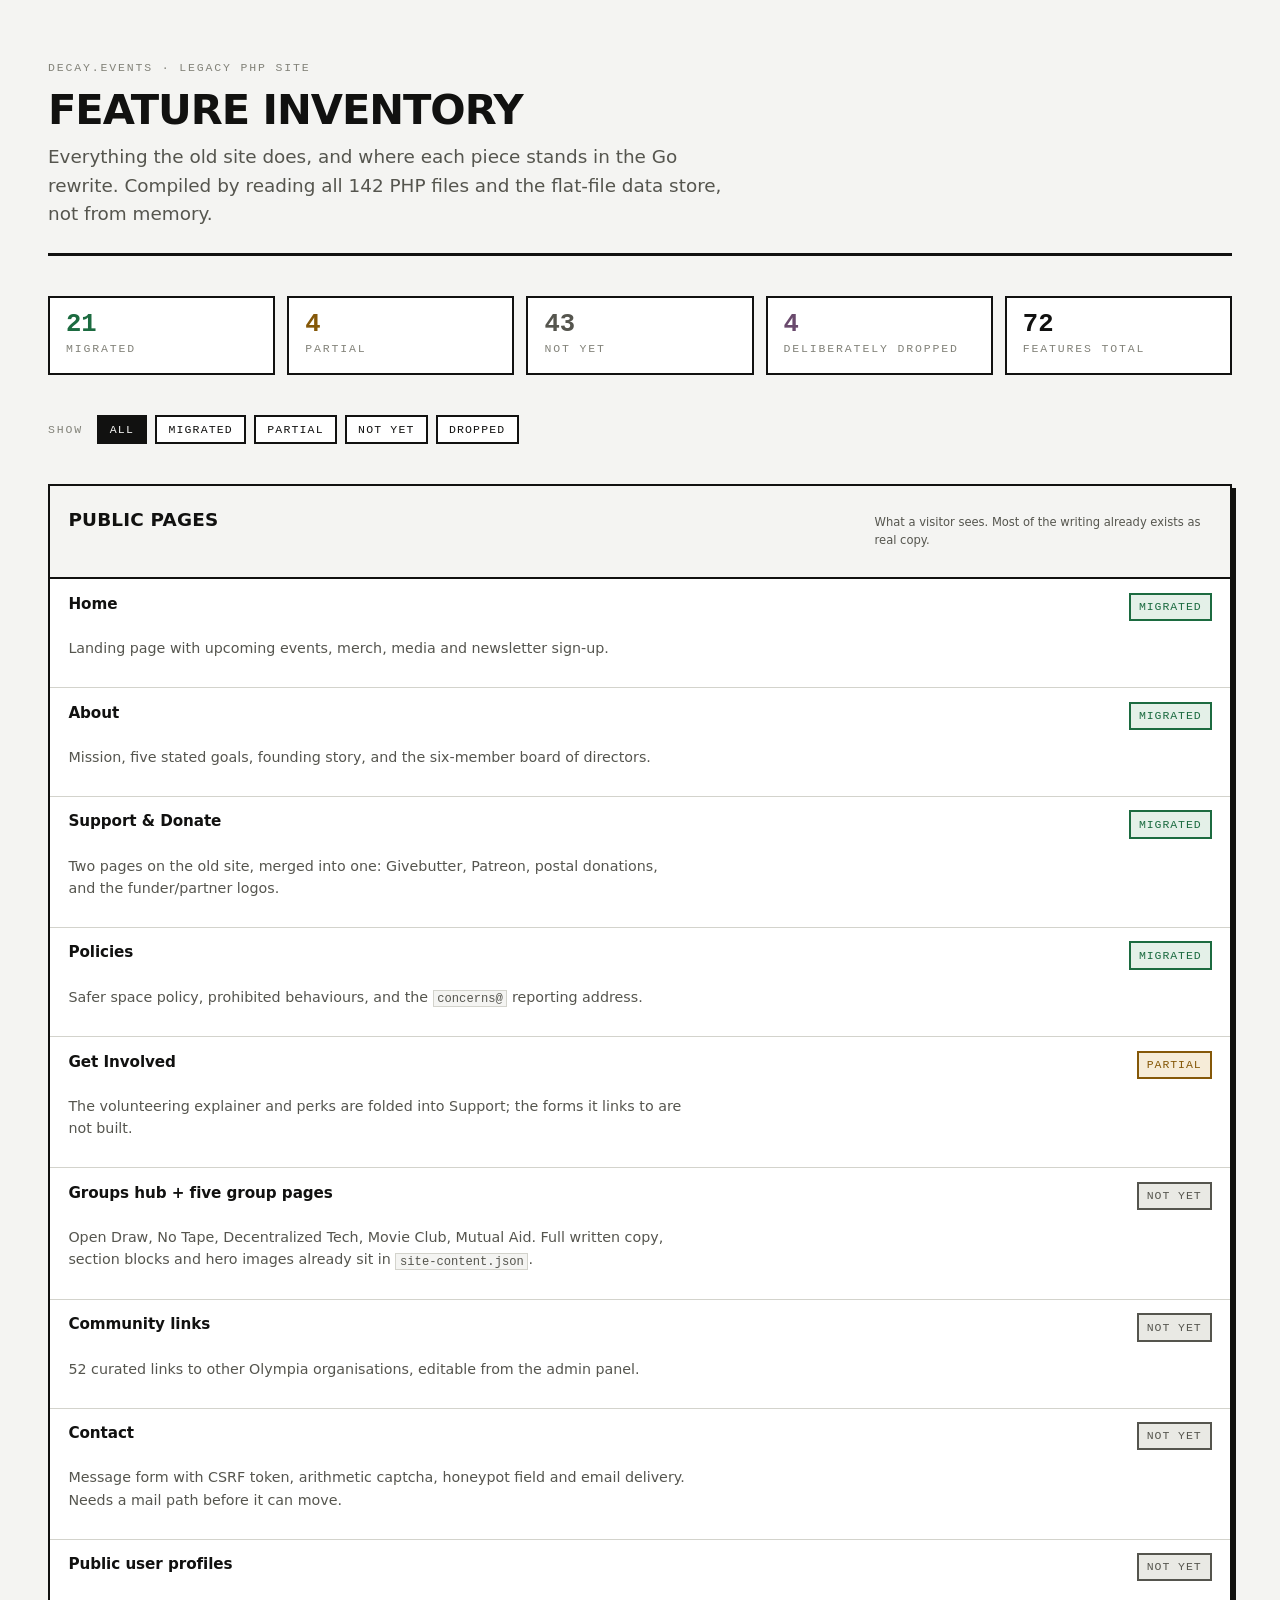
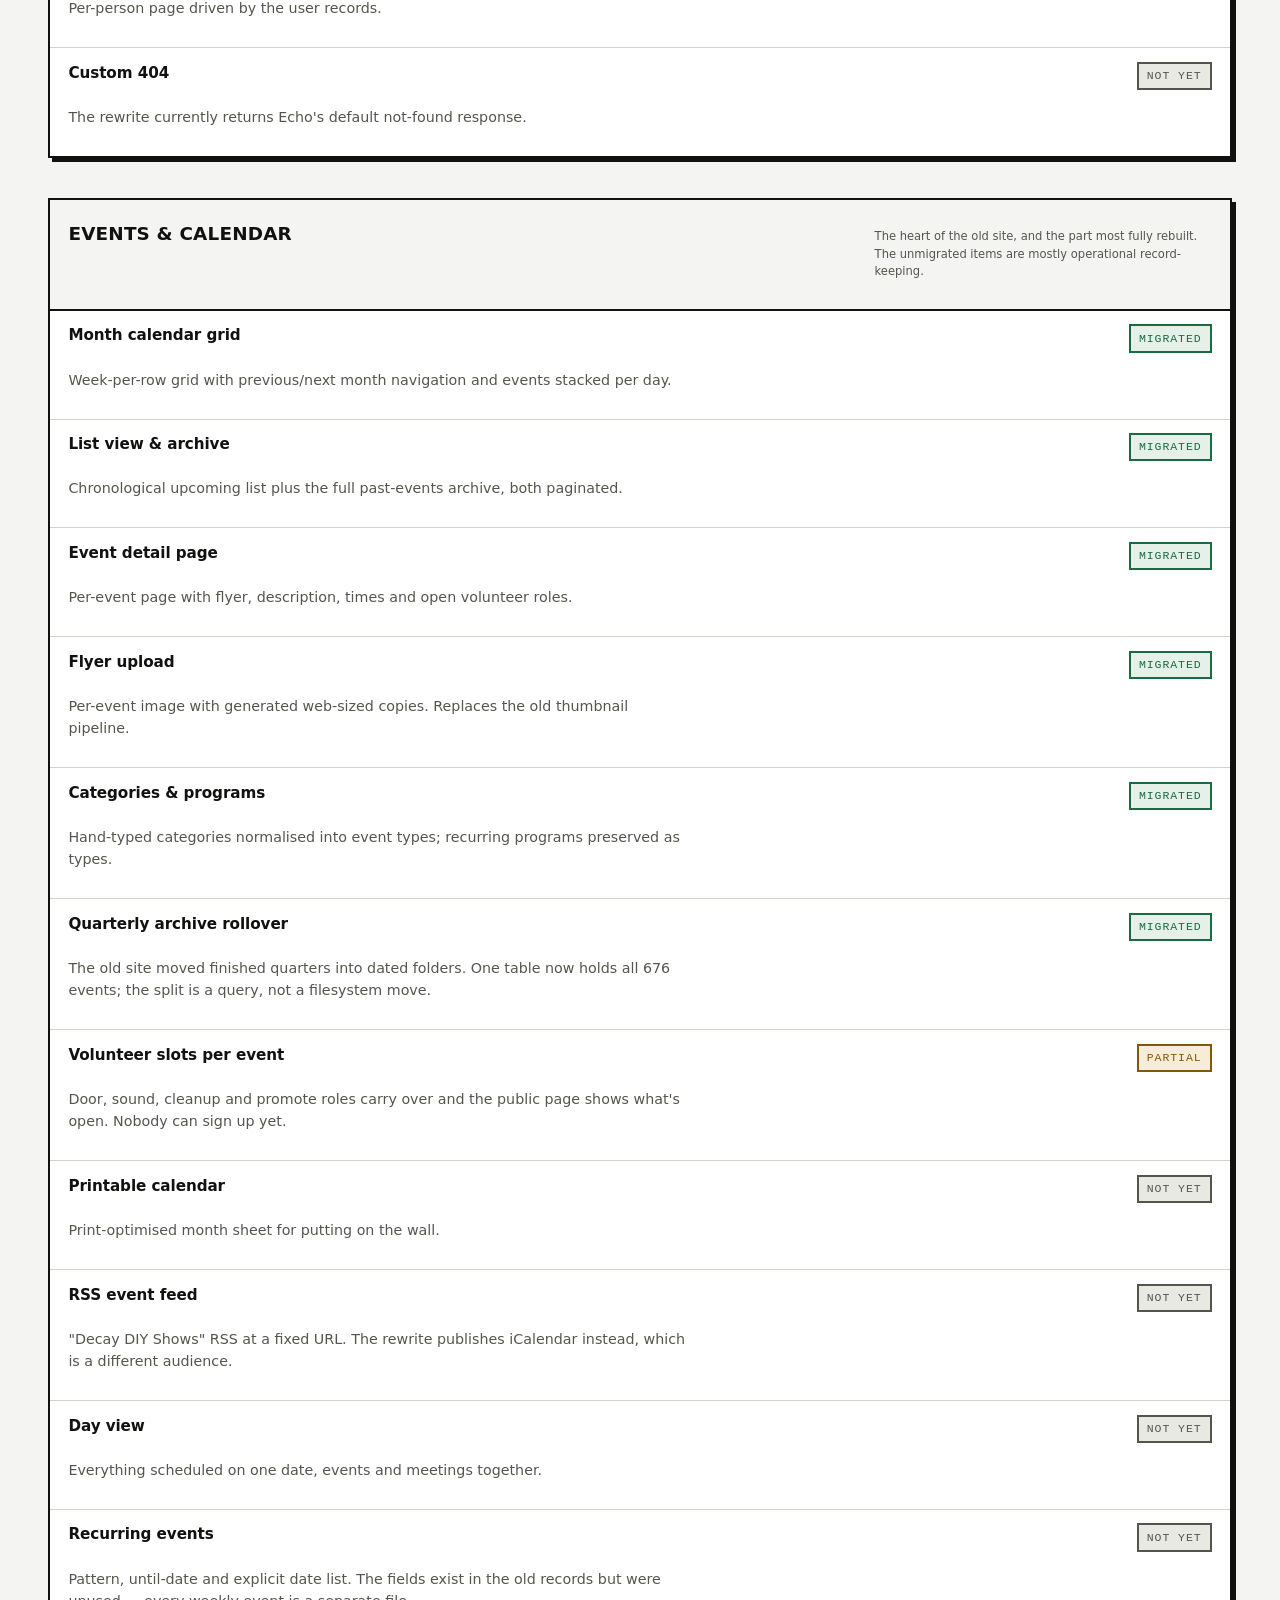
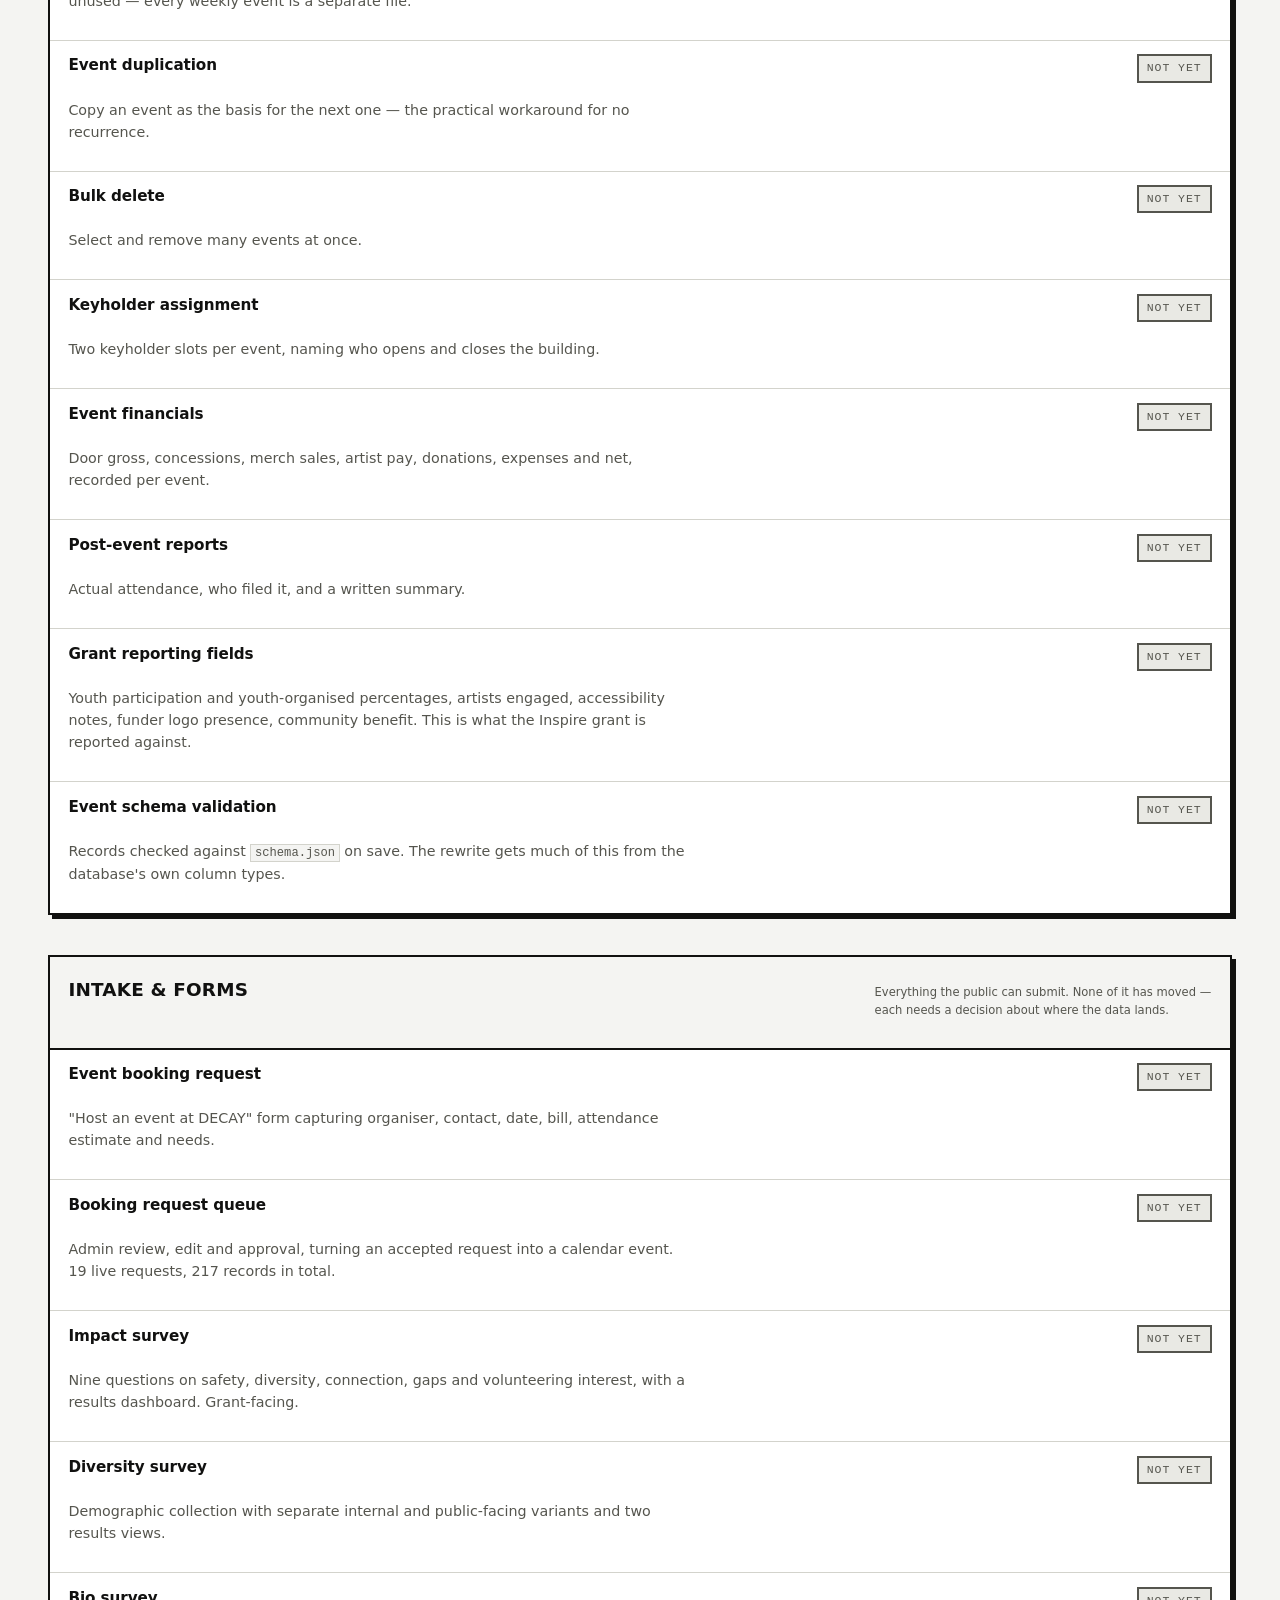
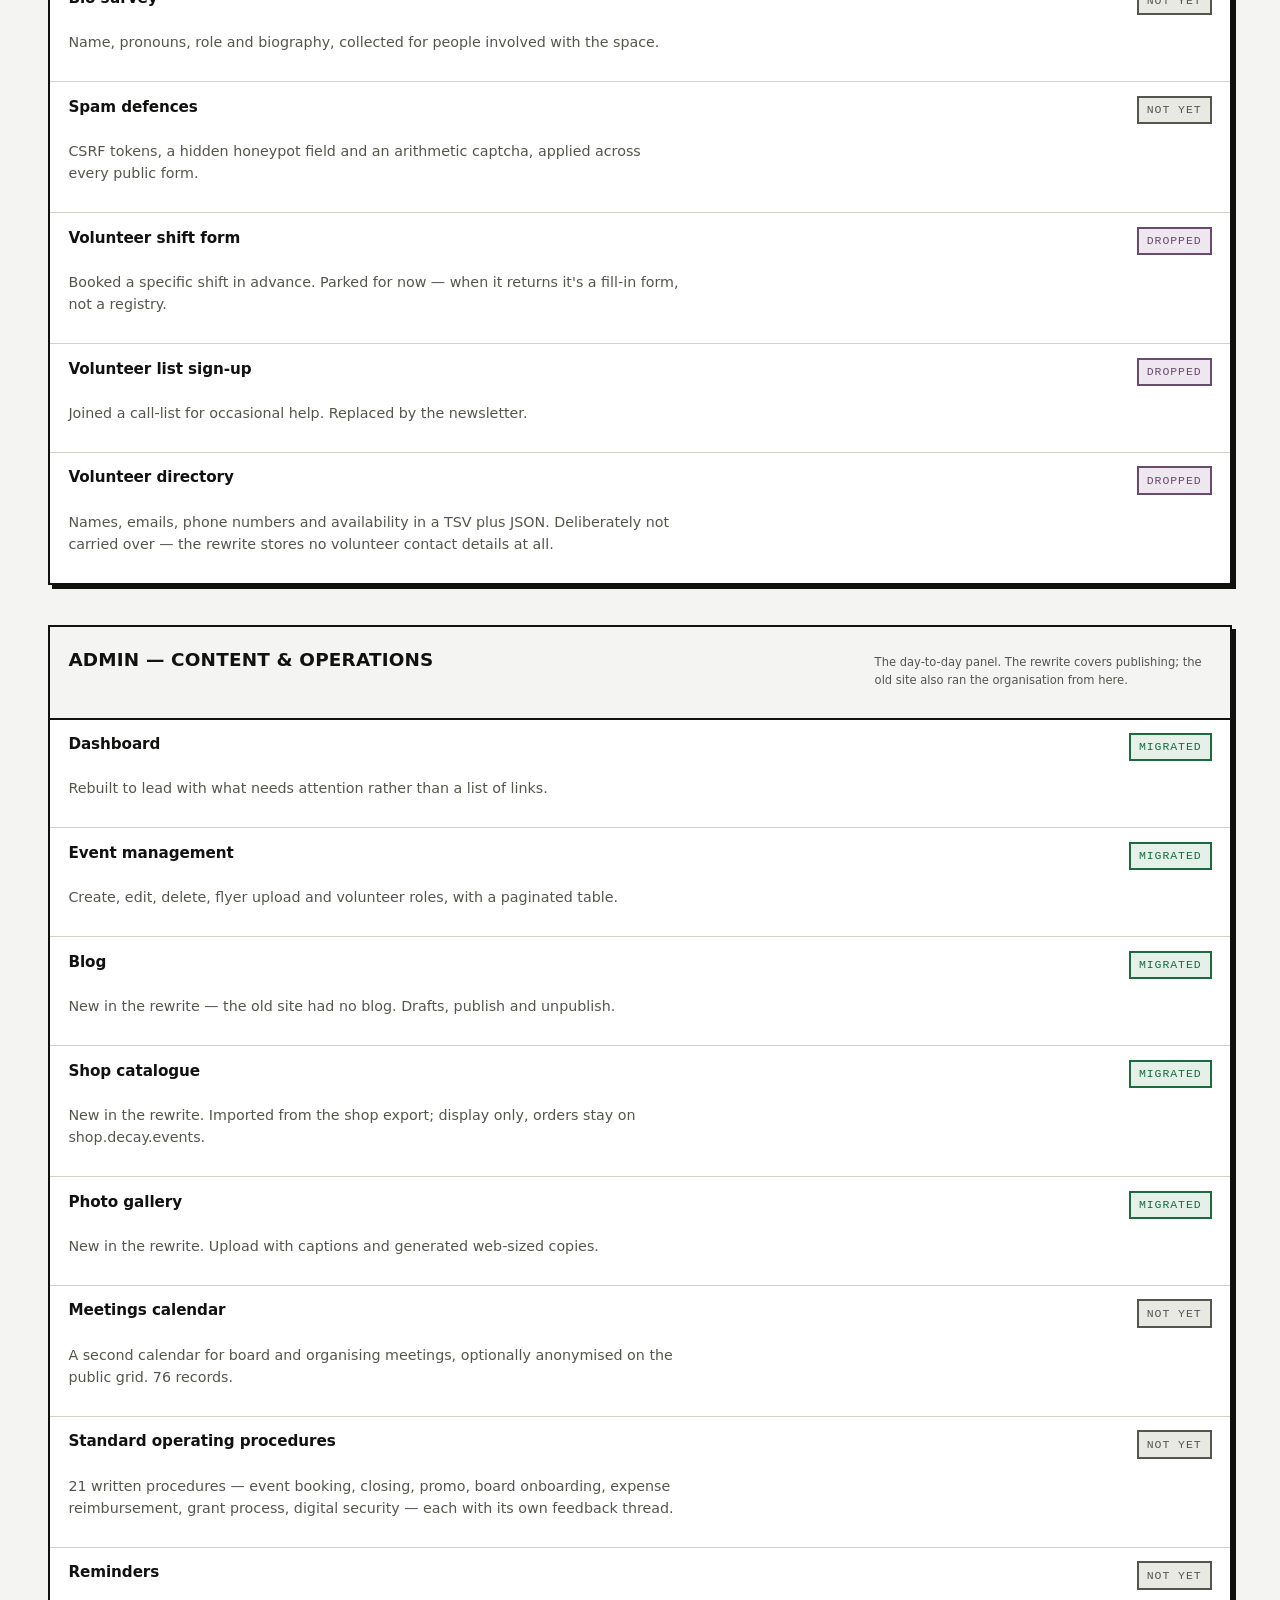
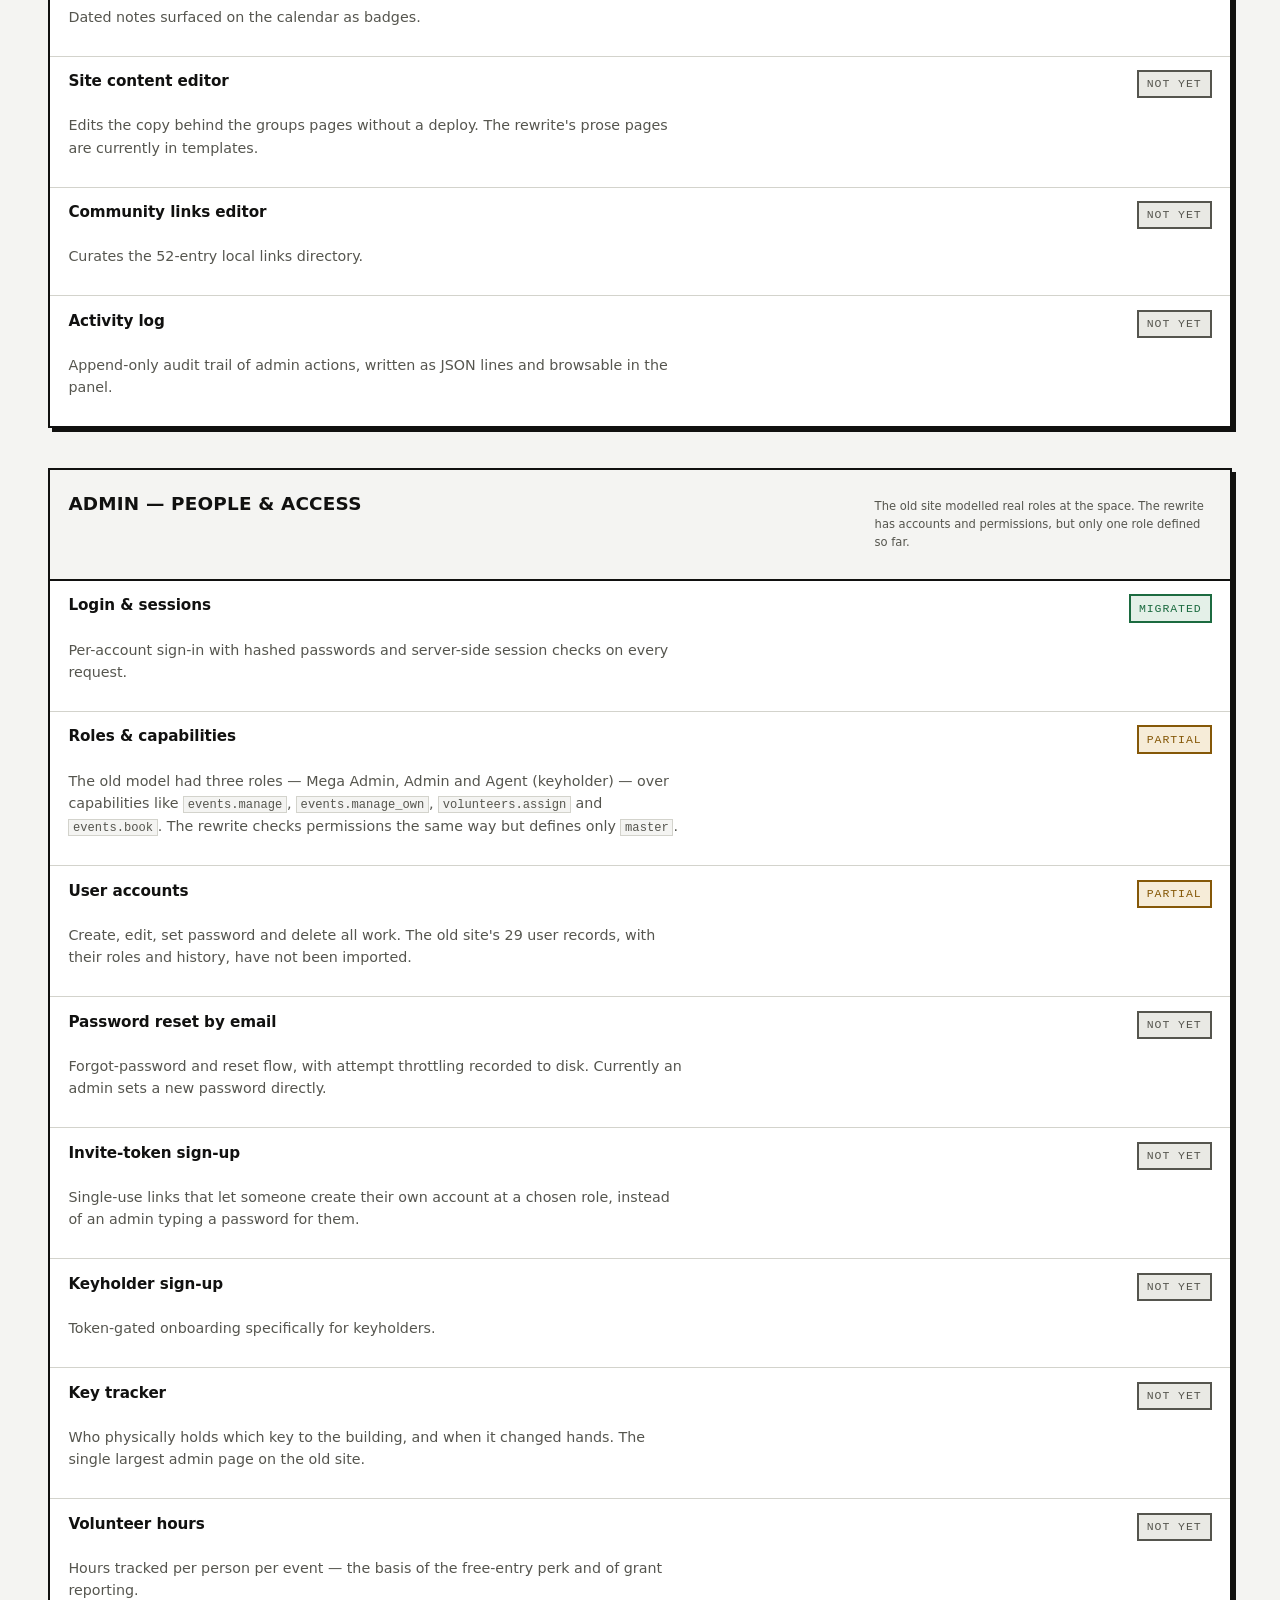
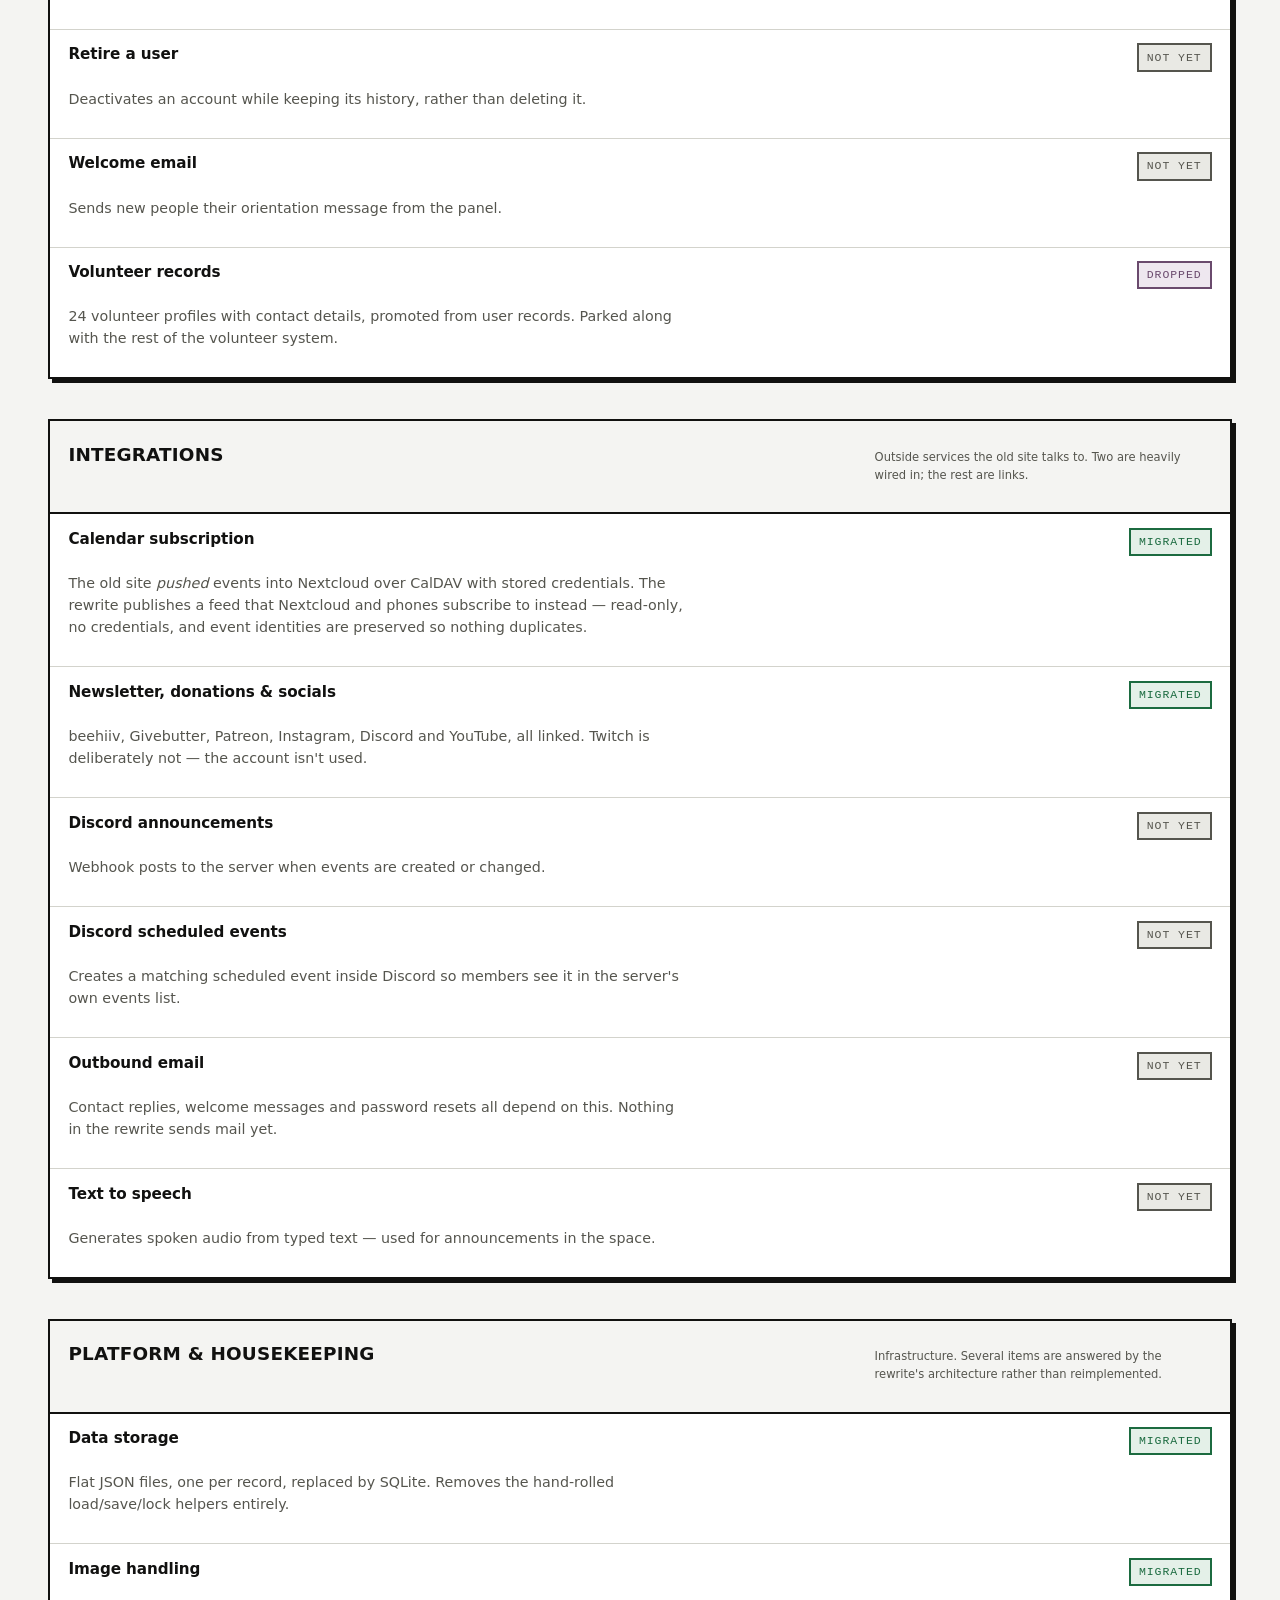
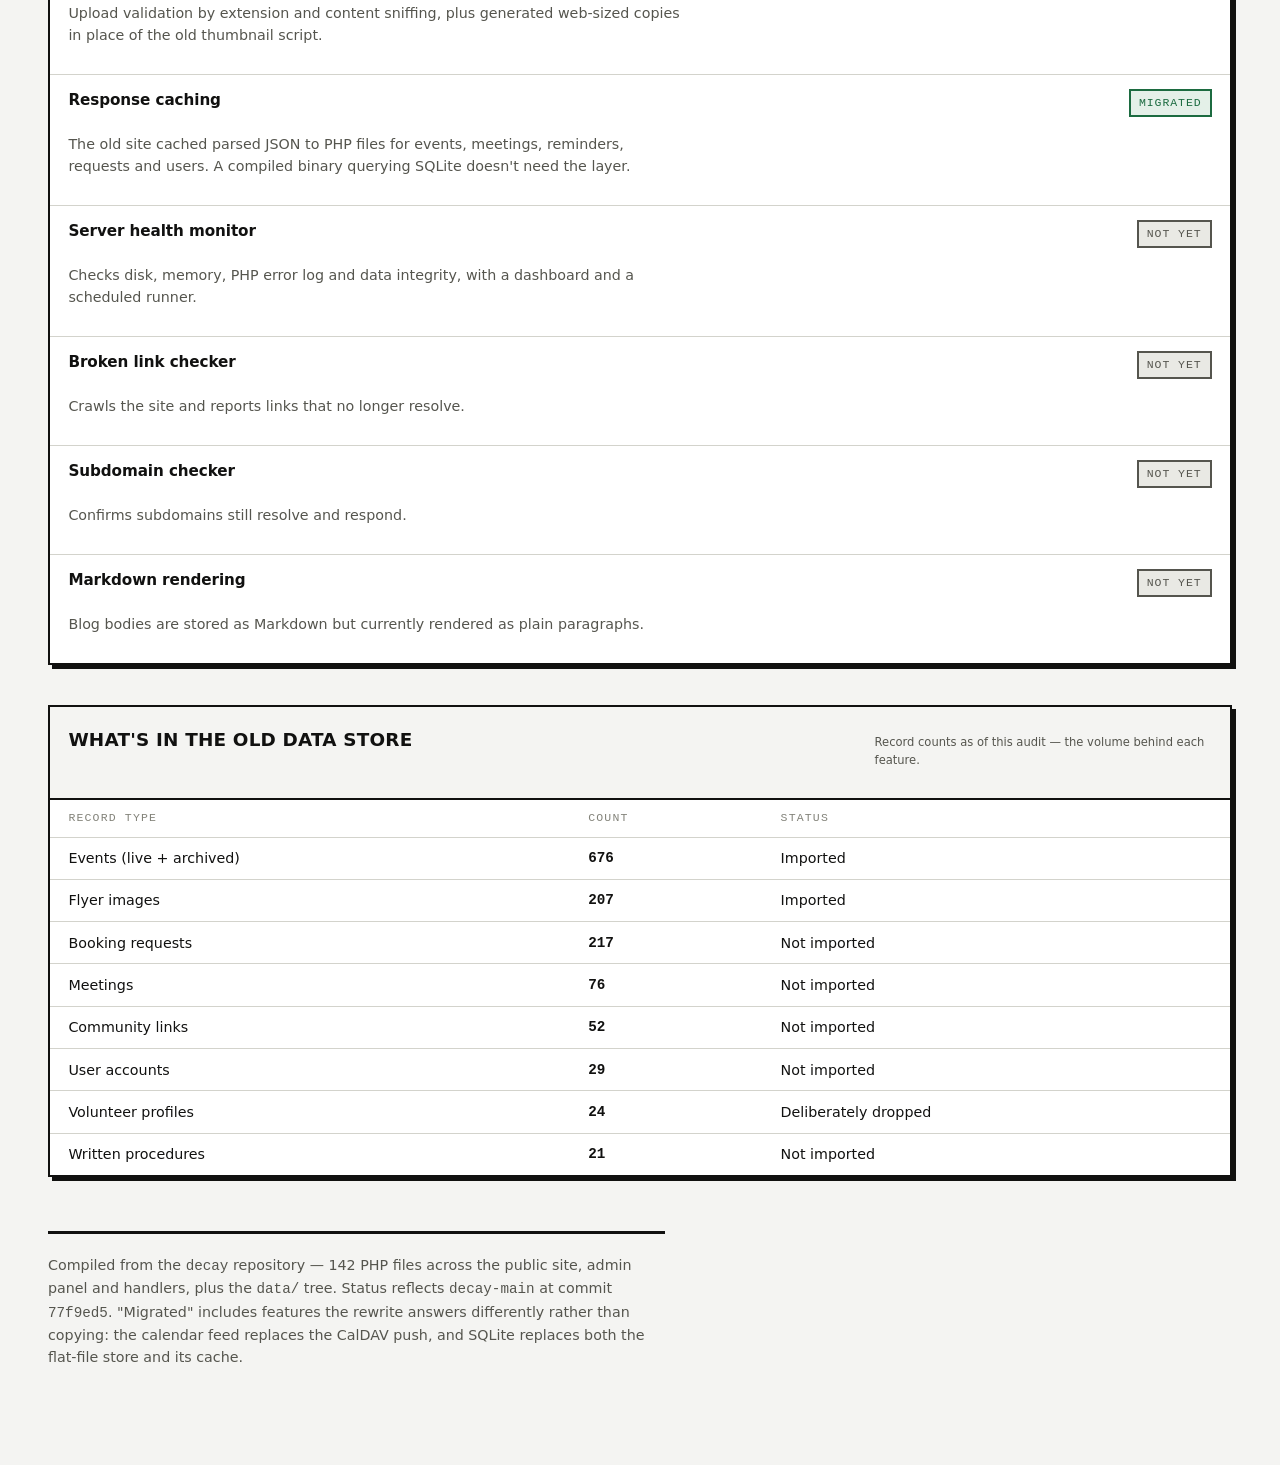
<file: docs/legacy-feature-inventory.html>
<!doctype html>
<html lang="en">
<head>
<meta charset="utf-8">
<meta name="viewport" content="width=device-width, initial-scale=1">
<title>DECAY legacy site — feature inventory</title>

<style>
  /* ---- Tokens ------------------------------------------------------
     Palette is lifted from DECAY's own brutalist system: hard #111 rules,
     warm off-white grounds, monospace labels. Neutrals carry a slight
     warm bias so they sit with the paper rather than reading as flat grey.
  */
  :root {
    --ground: #f4f4f2;
    --card: #ffffff;
    --ink: #111110;
    --ink-soft: #55554e;
    --ink-faint: #83837a;
    --rule: #111110;
    --rule-soft: #d3d3cc;

    --done: #1c6b40;
    --done-bg: #e4f0e8;
    --partial: #855808;
    --partial-bg: #f6ecd8;
    --todo: #55554e;
    --todo-bg: #e9e9e4;
    --dropped: #6a4a6d;
    --dropped-bg: #eee7ef;

    --shadow: 4px 4px 0 var(--rule);
    --step--1: 0.72rem;
    --step-0: 0.95rem;
    --step-1: 1.15rem;
    --step-2: 1.6rem;
    --step-3: 2.6rem;

    --sans: ui-sans-serif, system-ui, "Segoe UI", Helvetica, Arial, sans-serif;
    --mono: ui-monospace, "SF Mono", "Cascadia Mono", Menlo, Consolas, monospace;
  }

  @media (prefers-color-scheme: dark) {
    :root {
      --ground: #141413;
      --card: #1d1d1b;
      --ink: #ecece6;
      --ink-soft: #a8a89e;
      --ink-faint: #85857b;
      --rule: #ecece6;
      --rule-soft: #3a3a36;

      --done: #7cc79a;
      --done-bg: #1b2c22;
      --partial: #dcb063;
      --partial-bg: #2e2617;
      --todo: #a8a89e;
      --todo-bg: #262623;
      --dropped: #c1a3c6;
      --dropped-bg: #272130;
    }
  }

  :root[data-theme="dark"] {
    --ground: #141413;
    --card: #1d1d1b;
    --ink: #ecece6;
    --ink-soft: #a8a89e;
    --ink-faint: #85857b;
    --rule: #ecece6;
    --rule-soft: #3a3a36;
    --done: #7cc79a;
    --done-bg: #1b2c22;
    --partial: #dcb063;
    --partial-bg: #2e2617;
    --todo: #a8a89e;
    --todo-bg: #262623;
    --dropped: #c1a3c6;
    --dropped-bg: #272130;
  }

  :root[data-theme="light"] {
    --ground: #f4f4f2;
    --card: #ffffff;
    --ink: #111110;
    --ink-soft: #55554e;
    --ink-faint: #83837a;
    --rule: #111110;
    --rule-soft: #d3d3cc;
    --done: #1c6b40;
    --done-bg: #e4f0e8;
    --partial: #855808;
    --partial-bg: #f6ecd8;
    --todo: #55554e;
    --todo-bg: #e9e9e4;
    --dropped: #6a4a6d;
    --dropped-bg: #eee7ef;
  }

  /* ---- Base -------------------------------------------------------- */
  body {
    background: var(--ground);
    color: var(--ink);
    font-family: var(--sans);
    font-size: var(--step-0);
    line-height: 1.55;
    -webkit-font-smoothing: antialiased;
  }

  .wrap {
    max-width: 74rem;
    margin: 0 auto;
    padding: clamp(1.5rem, 4vw, 3.5rem) clamp(1rem, 3vw, 2rem) 5rem;
    display: flex;
    flex-direction: column;
    gap: 2.5rem;
  }

  a { color: inherit; }
  :where(a, button):focus-visible {
    outline: 3px solid var(--ink);
    outline-offset: 2px;
  }

  .label {
    font-family: var(--mono);
    font-size: var(--step--1);
    text-transform: uppercase;
    letter-spacing: 0.16em;
    color: var(--ink-faint);
  }

  /* ---- Masthead ---------------------------------------------------- */
  .masthead {
    display: flex;
    flex-direction: column;
    gap: 0.75rem;
    border-bottom: 3px solid var(--rule);
    padding-bottom: 1.5rem;
  }

  .masthead h1 {
    font-size: var(--step-3);
    line-height: 1.02;
    font-weight: 800;
    letter-spacing: -0.025em;
    text-transform: uppercase;
    text-wrap: balance;
    margin: 0;
  }

  .standfirst {
    max-width: 60ch;
    color: var(--ink-soft);
    font-size: var(--step-1);
    margin: 0;
  }

  /* ---- Summary ----------------------------------------------------- */
  .tally {
    display: grid;
    grid-template-columns: repeat(auto-fit, minmax(9.5rem, 1fr));
    gap: 0.75rem;
  }

  .tally-cell {
    border: 2px solid var(--rule);
    background: var(--card);
    padding: 0.9rem 1rem;
    display: flex;
    flex-direction: column;
    gap: 0.15rem;
  }

  .tally-num {
    font-family: var(--mono);
    font-size: var(--step-2);
    font-weight: 700;
    font-variant-numeric: tabular-nums;
    line-height: 1;
  }

  .tally-cell[data-kind="done"] .tally-num { color: var(--done); }
  .tally-cell[data-kind="partial"] .tally-num { color: var(--partial); }
  .tally-cell[data-kind="todo"] .tally-num { color: var(--todo); }
  .tally-cell[data-kind="dropped"] .tally-num { color: var(--dropped); }

  /* ---- Filters ----------------------------------------------------- */
  .filters {
    display: flex;
    flex-wrap: wrap;
    align-items: center;
    gap: 0.5rem;
  }

  .filters .label { margin-right: 0.35rem; }

  .filter {
    font-family: var(--mono);
    font-size: var(--step--1);
    text-transform: uppercase;
    letter-spacing: 0.1em;
    border: 2px solid var(--rule);
    background: var(--card);
    color: var(--ink);
    padding: 0.4rem 0.7rem;
    cursor: pointer;
  }

  .filter[aria-pressed="true"] {
    background: var(--ink);
    color: var(--ground);
  }

  /* ---- Sections ---------------------------------------------------- */
  .area {
    border: 2px solid var(--rule);
    background: var(--card);
    box-shadow: var(--shadow);
  }

  .area-head {
    display: flex;
    flex-wrap: wrap;
    align-items: baseline;
    justify-content: space-between;
    gap: 0.5rem 1rem;
    padding: 1rem 1.15rem;
    border-bottom: 2px solid var(--rule);
    background: var(--ground);
  }

  .area-head h2 {
    font-size: var(--step-1);
    font-weight: 800;
    text-transform: uppercase;
    letter-spacing: 0.01em;
    margin: 0;
  }

  .area-note {
    font-size: var(--step--1);
    color: var(--ink-soft);
    max-width: 46ch;
  }

  .rows { display: flex; flex-direction: column; }

  .row {
    display: grid;
    grid-template-columns: minmax(0, 1fr) auto;
    gap: 0.4rem 1.25rem;
    align-items: start;
    padding: 0.85rem 1.15rem;
    border-bottom: 1px solid var(--rule-soft);
  }

  .rows .row:last-child { border-bottom: 0; }
  .row[hidden] { display: none; }

  .row-name {
    font-weight: 700;
    letter-spacing: -0.005em;
  }

  .row-desc {
    grid-column: 1;
    color: var(--ink-soft);
    font-size: calc(var(--step-0) * 0.94);
    max-width: 68ch;
  }

  .row-desc code {
    font-family: var(--mono);
    font-size: 0.85em;
    background: var(--ground);
    border: 1px solid var(--rule-soft);
    padding: 0.05em 0.3em;
  }

  .chip {
    grid-row: 1 / span 2;
    grid-column: 2;
    align-self: start;
    font-family: var(--mono);
    font-size: var(--step--1);
    text-transform: uppercase;
    letter-spacing: 0.08em;
    white-space: nowrap;
    border: 2px solid currentColor;
    padding: 0.2rem 0.5rem;
  }

  .chip[data-status="done"] { color: var(--done); background: var(--done-bg); }
  .chip[data-status="partial"] { color: var(--partial); background: var(--partial-bg); }
  .chip[data-status="todo"] { color: var(--todo); background: var(--todo-bg); }
  .chip[data-status="dropped"] { color: var(--dropped); background: var(--dropped-bg); }

  /* ---- Data table -------------------------------------------------- */
  .scroller { overflow-x: auto; }

  table {
    width: 100%;
    border-collapse: collapse;
    font-size: calc(var(--step-0) * 0.94);
  }

  th, td {
    text-align: left;
    padding: 0.6rem 1.15rem;
    border-bottom: 1px solid var(--rule-soft);
    white-space: nowrap;
  }

  th {
    font-family: var(--mono);
    font-size: var(--step--1);
    text-transform: uppercase;
    letter-spacing: 0.1em;
    color: var(--ink-faint);
    font-weight: 400;
  }

  td.num {
    font-family: var(--mono);
    font-variant-numeric: tabular-nums;
    font-weight: 700;
  }

  tbody tr:last-child td { border-bottom: 0; }

  /* ---- Footnote ---------------------------------------------------- */
  .footnote {
    border-top: 3px solid var(--rule);
    padding-top: 1.25rem;
    color: var(--ink-soft);
    font-size: calc(var(--step-0) * 0.94);
    max-width: 68ch;
  }

  .empty {
    padding: 1.15rem;
    font-family: var(--mono);
    font-size: var(--step--1);
    text-transform: uppercase;
    letter-spacing: 0.1em;
    color: var(--ink-faint);
  }

  @media (max-width: 34rem) {
    .row { grid-template-columns: minmax(0, 1fr); }
    .chip { grid-row: auto; grid-column: 1; justify-self: start; }
  }
</style>

<div class="wrap">

  <header class="masthead">
    <span class="label">decay.events &middot; legacy PHP site</span>
    <h1>Feature inventory</h1>
    <p class="standfirst">
      Everything the old site does, and where each piece stands in the Go
      rewrite. Compiled by reading all 142 PHP files and the flat-file data
      store, not from memory.
    </p>
  </header>

  <section aria-label="Summary" class="tally" id="tally">
    <div class="tally-cell" data-kind="done">
      <span class="tally-num" data-count="done">0</span>
      <span class="label">Migrated</span>
    </div>
    <div class="tally-cell" data-kind="partial">
      <span class="tally-num" data-count="partial">0</span>
      <span class="label">Partial</span>
    </div>
    <div class="tally-cell" data-kind="todo">
      <span class="tally-num" data-count="todo">0</span>
      <span class="label">Not yet</span>
    </div>
    <div class="tally-cell" data-kind="dropped">
      <span class="tally-num" data-count="dropped">0</span>
      <span class="label">Deliberately dropped</span>
    </div>
    <div class="tally-cell">
      <span class="tally-num" data-count="all">0</span>
      <span class="label">Features total</span>
    </div>
  </section>

  <div class="filters" role="group" aria-label="Filter by migration status">
    <span class="label">Show</span>
    <button class="filter" type="button" data-filter="all" aria-pressed="true">All</button>
    <button class="filter" type="button" data-filter="done" aria-pressed="false">Migrated</button>
    <button class="filter" type="button" data-filter="partial" aria-pressed="false">Partial</button>
    <button class="filter" type="button" data-filter="todo" aria-pressed="false">Not yet</button>
    <button class="filter" type="button" data-filter="dropped" aria-pressed="false">Dropped</button>
  </div>

  <!-- ================= PUBLIC PAGES ================= -->
  <section class="area">
    <div class="area-head">
      <h2>Public pages</h2>
      <p class="area-note">What a visitor sees. Most of the writing already exists as real copy.</p>
    </div>
    <div class="rows">
      <div class="row" data-status="done">
        <span class="row-name">Home</span>
        <span class="chip" data-status="done">Migrated</span>
        <p class="row-desc">Landing page with upcoming events, merch, media and newsletter sign-up.</p>
      </div>
      <div class="row" data-status="done">
        <span class="row-name">About</span>
        <span class="chip" data-status="done">Migrated</span>
        <p class="row-desc">Mission, five stated goals, founding story, and the six-member board of directors.</p>
      </div>
      <div class="row" data-status="done">
        <span class="row-name">Support &amp; Donate</span>
        <span class="chip" data-status="done">Migrated</span>
        <p class="row-desc">Two pages on the old site, merged into one: Givebutter, Patreon, postal donations, and the funder/partner logos.</p>
      </div>
      <div class="row" data-status="done">
        <span class="row-name">Policies</span>
        <span class="chip" data-status="done">Migrated</span>
        <p class="row-desc">Safer space policy, prohibited behaviours, and the <code>concerns@</code> reporting address.</p>
      </div>
      <div class="row" data-status="partial">
        <span class="row-name">Get Involved</span>
        <span class="chip" data-status="partial">Partial</span>
        <p class="row-desc">The volunteering explainer and perks are folded into Support; the forms it links to are not built.</p>
      </div>
      <div class="row" data-status="todo">
        <span class="row-name">Groups hub + five group pages</span>
        <span class="chip" data-status="todo">Not yet</span>
        <p class="row-desc">Open Draw, No Tape, Decentralized Tech, Movie Club, Mutual Aid. Full written copy, section blocks and hero images already sit in <code>site-content.json</code>.</p>
      </div>
      <div class="row" data-status="todo">
        <span class="row-name">Community links</span>
        <span class="chip" data-status="todo">Not yet</span>
        <p class="row-desc">52 curated links to other Olympia organisations, editable from the admin panel.</p>
      </div>
      <div class="row" data-status="todo">
        <span class="row-name">Contact</span>
        <span class="chip" data-status="todo">Not yet</span>
        <p class="row-desc">Message form with CSRF token, arithmetic captcha, honeypot field and email delivery. Needs a mail path before it can move.</p>
      </div>
      <div class="row" data-status="todo">
        <span class="row-name">Public user profiles</span>
        <span class="chip" data-status="todo">Not yet</span>
        <p class="row-desc">Per-person page driven by the user records.</p>
      </div>
      <div class="row" data-status="todo">
        <span class="row-name">Custom 404</span>
        <span class="chip" data-status="todo">Not yet</span>
        <p class="row-desc">The rewrite currently returns Echo's default not-found response.</p>
      </div>
    </div>
  </section>

  <!-- ================= EVENTS & CALENDAR ================= -->
  <section class="area">
    <div class="area-head">
      <h2>Events &amp; calendar</h2>
      <p class="area-note">The heart of the old site, and the part most fully rebuilt. The unmigrated items are mostly operational record-keeping.</p>
    </div>
    <div class="rows">
      <div class="row" data-status="done">
        <span class="row-name">Month calendar grid</span>
        <span class="chip" data-status="done">Migrated</span>
        <p class="row-desc">Week-per-row grid with previous/next month navigation and events stacked per day.</p>
      </div>
      <div class="row" data-status="done">
        <span class="row-name">List view &amp; archive</span>
        <span class="chip" data-status="done">Migrated</span>
        <p class="row-desc">Chronological upcoming list plus the full past-events archive, both paginated.</p>
      </div>
      <div class="row" data-status="done">
        <span class="row-name">Event detail page</span>
        <span class="chip" data-status="done">Migrated</span>
        <p class="row-desc">Per-event page with flyer, description, times and open volunteer roles.</p>
      </div>
      <div class="row" data-status="done">
        <span class="row-name">Flyer upload</span>
        <span class="chip" data-status="done">Migrated</span>
        <p class="row-desc">Per-event image with generated web-sized copies. Replaces the old thumbnail pipeline.</p>
      </div>
      <div class="row" data-status="done">
        <span class="row-name">Categories &amp; programs</span>
        <span class="chip" data-status="done">Migrated</span>
        <p class="row-desc">Hand-typed categories normalised into event types; recurring programs preserved as types.</p>
      </div>
      <div class="row" data-status="done">
        <span class="row-name">Quarterly archive rollover</span>
        <span class="chip" data-status="done">Migrated</span>
        <p class="row-desc">The old site moved finished quarters into dated folders. One table now holds all 676 events; the split is a query, not a filesystem move.</p>
      </div>
      <div class="row" data-status="partial">
        <span class="row-name">Volunteer slots per event</span>
        <span class="chip" data-status="partial">Partial</span>
        <p class="row-desc">Door, sound, cleanup and promote roles carry over and the public page shows what's open. Nobody can sign up yet.</p>
      </div>
      <div class="row" data-status="todo">
        <span class="row-name">Printable calendar</span>
        <span class="chip" data-status="todo">Not yet</span>
        <p class="row-desc">Print-optimised month sheet for putting on the wall.</p>
      </div>
      <div class="row" data-status="todo">
        <span class="row-name">RSS event feed</span>
        <span class="chip" data-status="todo">Not yet</span>
        <p class="row-desc">"Decay DIY Shows" RSS at a fixed URL. The rewrite publishes iCalendar instead, which is a different audience.</p>
      </div>
      <div class="row" data-status="todo">
        <span class="row-name">Day view</span>
        <span class="chip" data-status="todo">Not yet</span>
        <p class="row-desc">Everything scheduled on one date, events and meetings together.</p>
      </div>
      <div class="row" data-status="todo">
        <span class="row-name">Recurring events</span>
        <span class="chip" data-status="todo">Not yet</span>
        <p class="row-desc">Pattern, until-date and explicit date list. The fields exist in the old records but were unused — every weekly event is a separate file.</p>
      </div>
      <div class="row" data-status="todo">
        <span class="row-name">Event duplication</span>
        <span class="chip" data-status="todo">Not yet</span>
        <p class="row-desc">Copy an event as the basis for the next one — the practical workaround for no recurrence.</p>
      </div>
      <div class="row" data-status="todo">
        <span class="row-name">Bulk delete</span>
        <span class="chip" data-status="todo">Not yet</span>
        <p class="row-desc">Select and remove many events at once.</p>
      </div>
      <div class="row" data-status="todo">
        <span class="row-name">Keyholder assignment</span>
        <span class="chip" data-status="todo">Not yet</span>
        <p class="row-desc">Two keyholder slots per event, naming who opens and closes the building.</p>
      </div>
      <div class="row" data-status="todo">
        <span class="row-name">Event financials</span>
        <span class="chip" data-status="todo">Not yet</span>
        <p class="row-desc">Door gross, concessions, merch sales, artist pay, donations, expenses and net, recorded per event.</p>
      </div>
      <div class="row" data-status="todo">
        <span class="row-name">Post-event reports</span>
        <span class="chip" data-status="todo">Not yet</span>
        <p class="row-desc">Actual attendance, who filed it, and a written summary.</p>
      </div>
      <div class="row" data-status="todo">
        <span class="row-name">Grant reporting fields</span>
        <span class="chip" data-status="todo">Not yet</span>
        <p class="row-desc">Youth participation and youth-organised percentages, artists engaged, accessibility notes, funder logo presence, community benefit. This is what the Inspire grant is reported against.</p>
      </div>
      <div class="row" data-status="todo">
        <span class="row-name">Event schema validation</span>
        <span class="chip" data-status="todo">Not yet</span>
        <p class="row-desc">Records checked against <code>schema.json</code> on save. The rewrite gets much of this from the database's own column types.</p>
      </div>
    </div>
  </section>

  <!-- ================= INTAKE & FORMS ================= -->
  <section class="area">
    <div class="area-head">
      <h2>Intake &amp; forms</h2>
      <p class="area-note">Everything the public can submit. None of it has moved — each needs a decision about where the data lands.</p>
    </div>
    <div class="rows">
      <div class="row" data-status="todo">
        <span class="row-name">Event booking request</span>
        <span class="chip" data-status="todo">Not yet</span>
        <p class="row-desc">"Host an event at DECAY" form capturing organiser, contact, date, bill, attendance estimate and needs.</p>
      </div>
      <div class="row" data-status="todo">
        <span class="row-name">Booking request queue</span>
        <span class="chip" data-status="todo">Not yet</span>
        <p class="row-desc">Admin review, edit and approval, turning an accepted request into a calendar event. 19 live requests, 217 records in total.</p>
      </div>
      <div class="row" data-status="todo">
        <span class="row-name">Impact survey</span>
        <span class="chip" data-status="todo">Not yet</span>
        <p class="row-desc">Nine questions on safety, diversity, connection, gaps and volunteering interest, with a results dashboard. Grant-facing.</p>
      </div>
      <div class="row" data-status="todo">
        <span class="row-name">Diversity survey</span>
        <span class="chip" data-status="todo">Not yet</span>
        <p class="row-desc">Demographic collection with separate internal and public-facing variants and two results views.</p>
      </div>
      <div class="row" data-status="todo">
        <span class="row-name">Bio survey</span>
        <span class="chip" data-status="todo">Not yet</span>
        <p class="row-desc">Name, pronouns, role and biography, collected for people involved with the space.</p>
      </div>
      <div class="row" data-status="todo">
        <span class="row-name">Spam defences</span>
        <span class="chip" data-status="todo">Not yet</span>
        <p class="row-desc">CSRF tokens, a hidden honeypot field and an arithmetic captcha, applied across every public form.</p>
      </div>
      <div class="row" data-status="dropped">
        <span class="row-name">Volunteer shift form</span>
        <span class="chip" data-status="dropped">Dropped</span>
        <p class="row-desc">Booked a specific shift in advance. Parked for now — when it returns it's a fill-in form, not a registry.</p>
      </div>
      <div class="row" data-status="dropped">
        <span class="row-name">Volunteer list sign-up</span>
        <span class="chip" data-status="dropped">Dropped</span>
        <p class="row-desc">Joined a call-list for occasional help. Replaced by the newsletter.</p>
      </div>
      <div class="row" data-status="dropped">
        <span class="row-name">Volunteer directory</span>
        <span class="chip" data-status="dropped">Dropped</span>
        <p class="row-desc">Names, emails, phone numbers and availability in a TSV plus JSON. Deliberately not carried over — the rewrite stores no volunteer contact details at all.</p>
      </div>
    </div>
  </section>

  <!-- ================= ADMIN: CONTENT ================= -->
  <section class="area">
    <div class="area-head">
      <h2>Admin — content &amp; operations</h2>
      <p class="area-note">The day-to-day panel. The rewrite covers publishing; the old site also ran the organisation from here.</p>
    </div>
    <div class="rows">
      <div class="row" data-status="done">
        <span class="row-name">Dashboard</span>
        <span class="chip" data-status="done">Migrated</span>
        <p class="row-desc">Rebuilt to lead with what needs attention rather than a list of links.</p>
      </div>
      <div class="row" data-status="done">
        <span class="row-name">Event management</span>
        <span class="chip" data-status="done">Migrated</span>
        <p class="row-desc">Create, edit, delete, flyer upload and volunteer roles, with a paginated table.</p>
      </div>
      <div class="row" data-status="done">
        <span class="row-name">Blog</span>
        <span class="chip" data-status="done">Migrated</span>
        <p class="row-desc">New in the rewrite — the old site had no blog. Drafts, publish and unpublish.</p>
      </div>
      <div class="row" data-status="done">
        <span class="row-name">Shop catalogue</span>
        <span class="chip" data-status="done">Migrated</span>
        <p class="row-desc">New in the rewrite. Imported from the shop export; display only, orders stay on shop.decay.events.</p>
      </div>
      <div class="row" data-status="done">
        <span class="row-name">Photo gallery</span>
        <span class="chip" data-status="done">Migrated</span>
        <p class="row-desc">New in the rewrite. Upload with captions and generated web-sized copies.</p>
      </div>
      <div class="row" data-status="todo">
        <span class="row-name">Meetings calendar</span>
        <span class="chip" data-status="todo">Not yet</span>
        <p class="row-desc">A second calendar for board and organising meetings, optionally anonymised on the public grid. 76 records.</p>
      </div>
      <div class="row" data-status="todo">
        <span class="row-name">Standard operating procedures</span>
        <span class="chip" data-status="todo">Not yet</span>
        <p class="row-desc">21 written procedures — event booking, closing, promo, board onboarding, expense reimbursement, grant process, digital security — each with its own feedback thread.</p>
      </div>
      <div class="row" data-status="todo">
        <span class="row-name">Reminders</span>
        <span class="chip" data-status="todo">Not yet</span>
        <p class="row-desc">Dated notes surfaced on the calendar as badges.</p>
      </div>
      <div class="row" data-status="todo">
        <span class="row-name">Site content editor</span>
        <span class="chip" data-status="todo">Not yet</span>
        <p class="row-desc">Edits the copy behind the groups pages without a deploy. The rewrite's prose pages are currently in templates.</p>
      </div>
      <div class="row" data-status="todo">
        <span class="row-name">Community links editor</span>
        <span class="chip" data-status="todo">Not yet</span>
        <p class="row-desc">Curates the 52-entry local links directory.</p>
      </div>
      <div class="row" data-status="todo">
        <span class="row-name">Activity log</span>
        <span class="chip" data-status="todo">Not yet</span>
        <p class="row-desc">Append-only audit trail of admin actions, written as JSON lines and browsable in the panel.</p>
      </div>
    </div>
  </section>

  <!-- ================= ADMIN: PEOPLE ================= -->
  <section class="area">
    <div class="area-head">
      <h2>Admin — people &amp; access</h2>
      <p class="area-note">The old site modelled real roles at the space. The rewrite has accounts and permissions, but only one role defined so far.</p>
    </div>
    <div class="rows">
      <div class="row" data-status="done">
        <span class="row-name">Login &amp; sessions</span>
        <span class="chip" data-status="done">Migrated</span>
        <p class="row-desc">Per-account sign-in with hashed passwords and server-side session checks on every request.</p>
      </div>
      <div class="row" data-status="partial">
        <span class="row-name">Roles &amp; capabilities</span>
        <span class="chip" data-status="partial">Partial</span>
        <p class="row-desc">The old model had three roles — Mega Admin, Admin and Agent (keyholder) — over capabilities like <code>events.manage</code>, <code>events.manage_own</code>, <code>volunteers.assign</code> and <code>events.book</code>. The rewrite checks permissions the same way but defines only <code>master</code>.</p>
      </div>
      <div class="row" data-status="partial">
        <span class="row-name">User accounts</span>
        <span class="chip" data-status="partial">Partial</span>
        <p class="row-desc">Create, edit, set password and delete all work. The old site's 29 user records, with their roles and history, have not been imported.</p>
      </div>
      <div class="row" data-status="todo">
        <span class="row-name">Password reset by email</span>
        <span class="chip" data-status="todo">Not yet</span>
        <p class="row-desc">Forgot-password and reset flow, with attempt throttling recorded to disk. Currently an admin sets a new password directly.</p>
      </div>
      <div class="row" data-status="todo">
        <span class="row-name">Invite-token sign-up</span>
        <span class="chip" data-status="todo">Not yet</span>
        <p class="row-desc">Single-use links that let someone create their own account at a chosen role, instead of an admin typing a password for them.</p>
      </div>
      <div class="row" data-status="todo">
        <span class="row-name">Keyholder sign-up</span>
        <span class="chip" data-status="todo">Not yet</span>
        <p class="row-desc">Token-gated onboarding specifically for keyholders.</p>
      </div>
      <div class="row" data-status="todo">
        <span class="row-name">Key tracker</span>
        <span class="chip" data-status="todo">Not yet</span>
        <p class="row-desc">Who physically holds which key to the building, and when it changed hands. The single largest admin page on the old site.</p>
      </div>
      <div class="row" data-status="todo">
        <span class="row-name">Volunteer hours</span>
        <span class="chip" data-status="todo">Not yet</span>
        <p class="row-desc">Hours tracked per person per event — the basis of the free-entry perk and of grant reporting.</p>
      </div>
      <div class="row" data-status="todo">
        <span class="row-name">Retire a user</span>
        <span class="chip" data-status="todo">Not yet</span>
        <p class="row-desc">Deactivates an account while keeping its history, rather than deleting it.</p>
      </div>
      <div class="row" data-status="todo">
        <span class="row-name">Welcome email</span>
        <span class="chip" data-status="todo">Not yet</span>
        <p class="row-desc">Sends new people their orientation message from the panel.</p>
      </div>
      <div class="row" data-status="dropped">
        <span class="row-name">Volunteer records</span>
        <span class="chip" data-status="dropped">Dropped</span>
        <p class="row-desc">24 volunteer profiles with contact details, promoted from user records. Parked along with the rest of the volunteer system.</p>
      </div>
    </div>
  </section>

  <!-- ================= INTEGRATIONS ================= -->
  <section class="area">
    <div class="area-head">
      <h2>Integrations</h2>
      <p class="area-note">Outside services the old site talks to. Two are heavily wired in; the rest are links.</p>
    </div>
    <div class="rows">
      <div class="row" data-status="done">
        <span class="row-name">Calendar subscription</span>
        <span class="chip" data-status="done">Migrated</span>
        <p class="row-desc">The old site <em>pushed</em> events into Nextcloud over CalDAV with stored credentials. The rewrite publishes a feed that Nextcloud and phones subscribe to instead — read-only, no credentials, and event identities are preserved so nothing duplicates.</p>
      </div>
      <div class="row" data-status="done">
        <span class="row-name">Newsletter, donations &amp; socials</span>
        <span class="chip" data-status="done">Migrated</span>
        <p class="row-desc">beehiiv, Givebutter, Patreon, Instagram, Discord and YouTube, all linked. Twitch is deliberately not — the account isn't used.</p>
      </div>
      <div class="row" data-status="todo">
        <span class="row-name">Discord announcements</span>
        <span class="chip" data-status="todo">Not yet</span>
        <p class="row-desc">Webhook posts to the server when events are created or changed.</p>
      </div>
      <div class="row" data-status="todo">
        <span class="row-name">Discord scheduled events</span>
        <span class="chip" data-status="todo">Not yet</span>
        <p class="row-desc">Creates a matching scheduled event inside Discord so members see it in the server's own events list.</p>
      </div>
      <div class="row" data-status="todo">
        <span class="row-name">Outbound email</span>
        <span class="chip" data-status="todo">Not yet</span>
        <p class="row-desc">Contact replies, welcome messages and password resets all depend on this. Nothing in the rewrite sends mail yet.</p>
      </div>
      <div class="row" data-status="todo">
        <span class="row-name">Text to speech</span>
        <span class="chip" data-status="todo">Not yet</span>
        <p class="row-desc">Generates spoken audio from typed text — used for announcements in the space.</p>
      </div>
    </div>
  </section>

  <!-- ================= PLATFORM ================= -->
  <section class="area">
    <div class="area-head">
      <h2>Platform &amp; housekeeping</h2>
      <p class="area-note">Infrastructure. Several items are answered by the rewrite's architecture rather than reimplemented.</p>
    </div>
    <div class="rows">
      <div class="row" data-status="done">
        <span class="row-name">Data storage</span>
        <span class="chip" data-status="done">Migrated</span>
        <p class="row-desc">Flat JSON files, one per record, replaced by SQLite. Removes the hand-rolled load/save/lock helpers entirely.</p>
      </div>
      <div class="row" data-status="done">
        <span class="row-name">Image handling</span>
        <span class="chip" data-status="done">Migrated</span>
        <p class="row-desc">Upload validation by extension and content sniffing, plus generated web-sized copies in place of the old thumbnail script.</p>
      </div>
      <div class="row" data-status="done">
        <span class="row-name">Response caching</span>
        <span class="chip" data-status="done">Migrated</span>
        <p class="row-desc">The old site cached parsed JSON to PHP files for events, meetings, reminders, requests and users. A compiled binary querying SQLite doesn't need the layer.</p>
      </div>
      <div class="row" data-status="todo">
        <span class="row-name">Server health monitor</span>
        <span class="chip" data-status="todo">Not yet</span>
        <p class="row-desc">Checks disk, memory, PHP error log and data integrity, with a dashboard and a scheduled runner.</p>
      </div>
      <div class="row" data-status="todo">
        <span class="row-name">Broken link checker</span>
        <span class="chip" data-status="todo">Not yet</span>
        <p class="row-desc">Crawls the site and reports links that no longer resolve.</p>
      </div>
      <div class="row" data-status="todo">
        <span class="row-name">Subdomain checker</span>
        <span class="chip" data-status="todo">Not yet</span>
        <p class="row-desc">Confirms subdomains still resolve and respond.</p>
      </div>
      <div class="row" data-status="todo">
        <span class="row-name">Markdown rendering</span>
        <span class="chip" data-status="todo">Not yet</span>
        <p class="row-desc">Blog bodies are stored as Markdown but currently rendered as plain paragraphs.</p>
      </div>
    </div>
  </section>

  <!-- ================= DATA ================= -->
  <section class="area">
    <div class="area-head">
      <h2>What's in the old data store</h2>
      <p class="area-note">Record counts as of this audit — the volume behind each feature.</p>
    </div>
    <div class="scroller">
      <table>
        <thead>
          <tr>
            <th scope="col">Record type</th>
            <th scope="col">Count</th>
            <th scope="col">Status</th>
          </tr>
        </thead>
        <tbody>
          <tr><td>Events (live + archived)</td><td class="num">676</td><td>Imported</td></tr>
          <tr><td>Flyer images</td><td class="num">207</td><td>Imported</td></tr>
          <tr><td>Booking requests</td><td class="num">217</td><td>Not imported</td></tr>
          <tr><td>Meetings</td><td class="num">76</td><td>Not imported</td></tr>
          <tr><td>Community links</td><td class="num">52</td><td>Not imported</td></tr>
          <tr><td>User accounts</td><td class="num">29</td><td>Not imported</td></tr>
          <tr><td>Volunteer profiles</td><td class="num">24</td><td>Deliberately dropped</td></tr>
          <tr><td>Written procedures</td><td class="num">21</td><td>Not imported</td></tr>
        </tbody>
      </table>
    </div>
  </section>

  <p class="footnote">
    Compiled from the <code>decay</code> repository — 142 PHP files across the
    public site, admin panel and handlers, plus the <code>data/</code> tree.
    Status reflects <code>decay-main</code> at commit <code>77f9ed5</code>.
    "Migrated" includes features the rewrite answers differently rather than
    copying: the calendar feed replaces the CalDAV push, and SQLite replaces
    both the flat-file store and its cache.
  </p>

</div>

<script>
  (function () {
    var rows = Array.prototype.slice.call(document.querySelectorAll(".row"));

    // Counts are derived from the rows themselves so the summary can't drift
    // out of step with the list.
    var counts = { done: 0, partial: 0, todo: 0, dropped: 0 };
    rows.forEach(function (row) {
      var s = row.getAttribute("data-status");
      if (counts.hasOwnProperty(s)) counts[s] += 1;
    });
    Object.keys(counts).forEach(function (k) {
      var el = document.querySelector('[data-count="' + k + '"]');
      if (el) el.textContent = counts[k];
    });
    var total = document.querySelector('[data-count="all"]');
    if (total) total.textContent = rows.length;

    var buttons = Array.prototype.slice.call(document.querySelectorAll(".filter"));
    buttons.forEach(function (btn) {
      btn.addEventListener("click", function () {
        var want = btn.getAttribute("data-filter");
        buttons.forEach(function (b) {
          b.setAttribute("aria-pressed", String(b === btn));
        });
        rows.forEach(function (row) {
          var match = want === "all" || row.getAttribute("data-status") === want;
          row.hidden = !match;
        });
        // An area with nothing left to show says so rather than sitting empty.
        document.querySelectorAll(".area").forEach(function (area) {
          var list = area.querySelector(".rows");
          if (!list) return;
          var visible = list.querySelectorAll(".row:not([hidden])").length;
          var note = list.querySelector(".empty");
          if (visible === 0 && !note) {
            note = document.createElement("p");
            note.className = "empty";
            note.textContent = "Nothing in this area";
            list.appendChild(note);
          } else if (visible > 0 && note) {
            note.remove();
          }
        });
      });
    });
  })();
</script>
</body>
</html>
</file>
